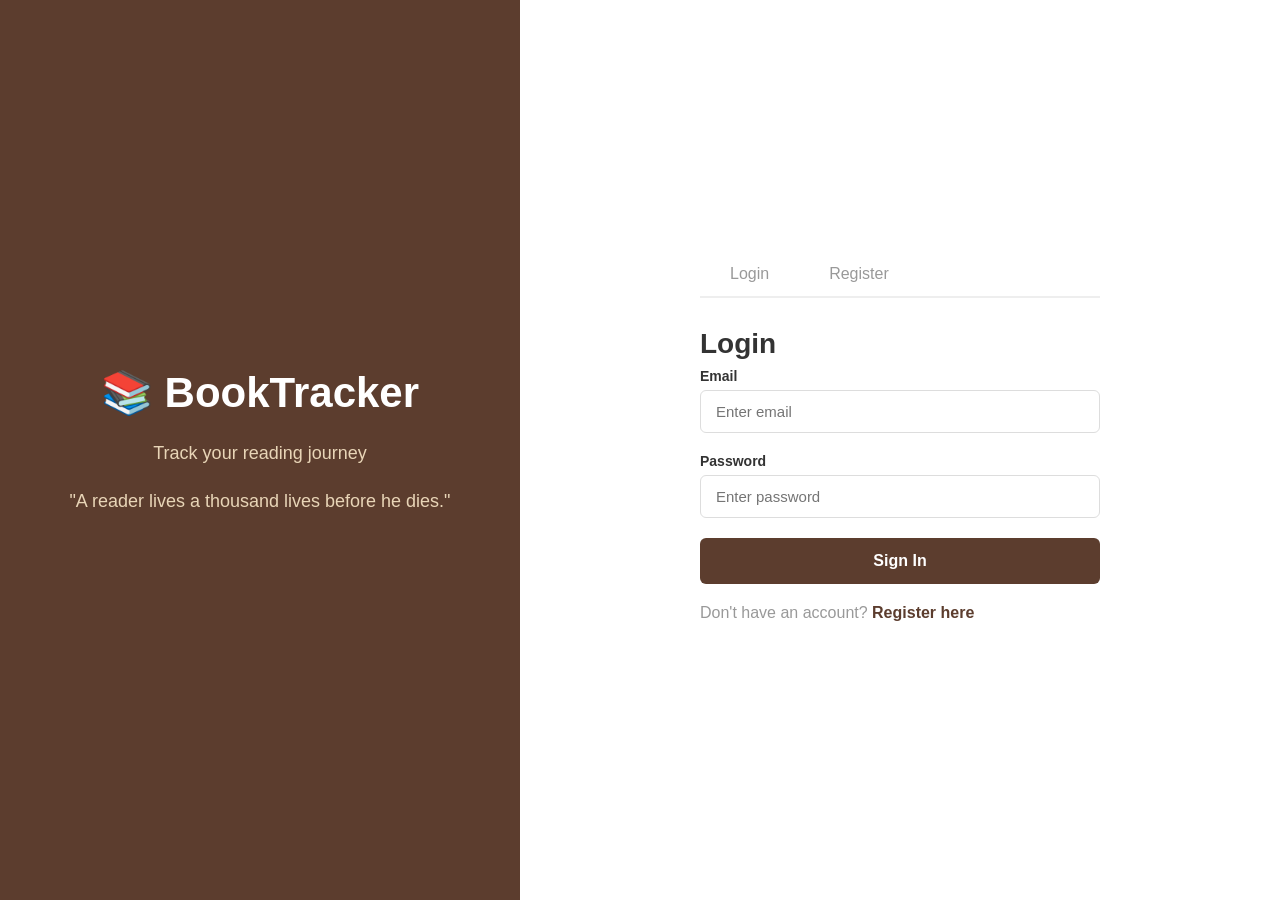
<file: index.html>
<!DOCTYPE html>
<html lang="en">
    <head>
        <meta charset="UTF-8">
        <meta name="viewport" content="width=device-width, initial-scale=1.0">
        <title>BookTracker-Login</title>
        <link rel="stylesheet" href="style.css">
    </head>
    <body>
        <div class="login-page">
            <div class="branding">
                <h1>📚 BookTracker</h1>
                <p>Track your reading journey</p>
                <p>"A reader lives a thousand lives before he dies."</p>
            </div>
            <div class="forms">
                <div class="forms-inner">
                <div class="tabs">
                <button class="tab">Login</button>
                <button class="tab">Register</button>
                </div>
                <form class="login-form">
                    <h2>Login</h2>
                    <label>Email</label>
                    <input type="email" placeholder="Enter email" required>

                    <label>Password</label>
                    <input type="password" placeholder="Enter password" required minlength="6">

                    <button type="submit">Sign In</button>

                    <p>Don't have an account? <a href="#">Register here</a></p>
                </form>
                <form class="register-form">
                    <h2>Register</h2>
                    <label>Name</label>
                    <input type="text" placeholder="Enter name" required>

                    <label>Email</label>
                    <input type="email" placeholder="Enter email" required>

                    <label>Password</label>
                    <input type="password" placeholder="Enter password" required minlength="6">

                    <label>Confirm Password</label>
                    <input type="password" placeholder="Confirm password" required>

                    <button type="submit">Create Account</button>

                    <p>Already have an account? <a href="#">Login here</a></p>
                </form>
                </div>



            </div>
        </div>
    </body>
</html>
</file>
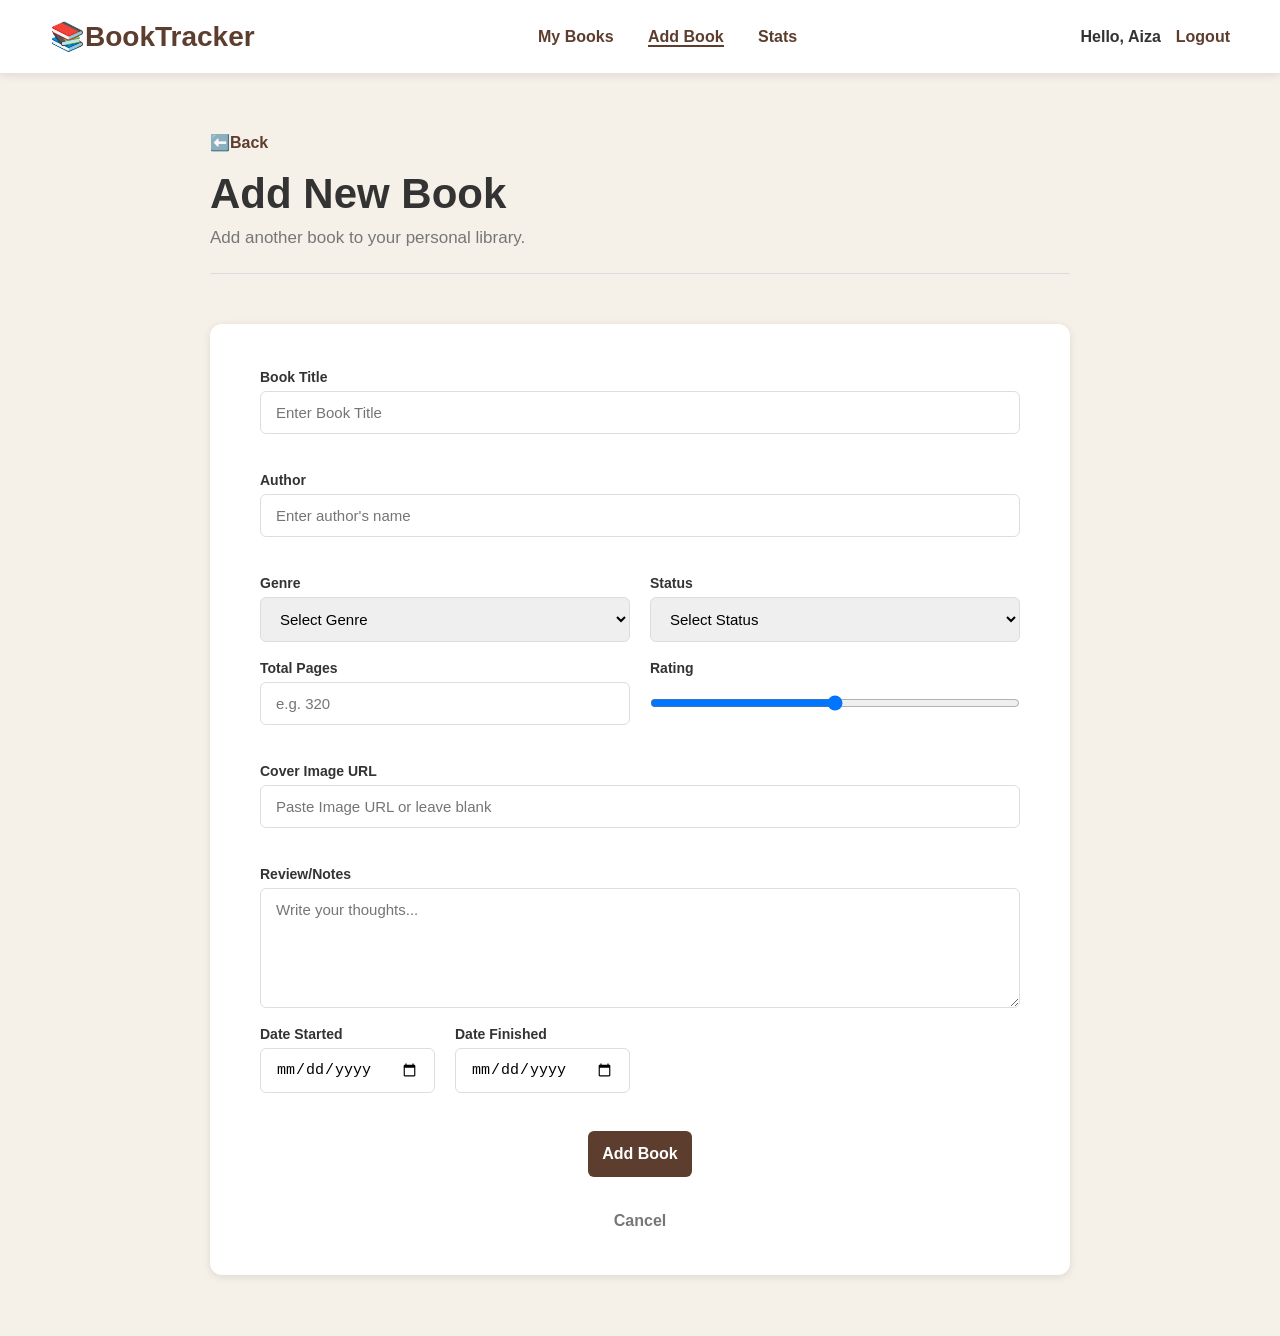
<file: add-book.html>
<!DOCTYPE html>
<html lang="en">
    <head>
        <meta charset="UTF-8">
        <meta name="viewport" content="width=device-width, initial-scale=1.0">
        <title>BookTracker-Add New Book</title>
        <link rel="stylesheet" href="style.css">
    </head>
    <body>
        <nav>
        <div class="logo">
            <a href="index.html">📚BookTracker</a>
        </div>

        <div class="links">
            <a href="books.html" >My Books</a>
            <a href="add-book.html" class="active">Add Book</a>
            <a href="#">Stats</a>
        </div>

        <div class="username">
            <span>Hello, Aiza</span>
            <a href="index.html">Logout</a>

        </div>
    </nav>
    <main>
        <div class="add-header">
            <a href="books.html" class="back-link"> ⬅️Back</a>
            <h1>Add New Book</h1>
            <p>Add another book to your personal library.</p>
            
        </div>
        <div class="form-card">
            <form>
                <div class="form-group">
                <label>Book Title</label>
                <input type="text" placeholder="Enter Book Title" required>
                </div>

                <div class="form-group">
                <label>Author</label>
                <input type="text" placeholder="Enter author's name" required>
                </div>

                <div class="form-row">


                <div class="form-group">
                <label>Genre</label>
                <select required>
                    <option value="">Select Genre</option>
                    <option>Fiction</option>
                    <option>Non-Fiction</option>
                    <option>Self Help</option>
                    <option>Fantasy</option>
                    <option>Science</option>
                    <option>Biography</option>
                    <option>Other</option>
                </select>
                </div>

                <div class="form-group">
                <label>Status</label>
                <select required>
                    <option value="">Select Status</option>
                    <option>Want to Read</option>
                    <option>Currently Reading</option>
                    <option>Finished</option>
                </select>
                </div>

                </div>

                <div class="form-row">

                <div class="form-group">
                <label>Total Pages</label>
                <input type="number" placeholder="e.g. 320">
                </div>

                <div class="form-group">
                <label>Rating</label>
                <input type="range" min="1" max="5">
                </div>

                </div>

                <div class="form-group">
                <label>Cover Image URL</label>
                <input type="url" placeholder="Paste Image URL or leave blank">
                </div>

                <div class="form-group">
                <label>Review/Notes</label>
                <textarea placeholder="Write your thoughts..."></textarea>
                </div>

                <div class="date-grid">

                <div class="form-row">

                <div class="form-group">
                <label>Date Started</label>
                <input type="date">
                </div>

                <div class="form-group">
                <label>Date Finished</label>
                <input type="date">
                </div>

                </div>
                </div>

                <div class="form-actions">
                
                <button type="submit">Add Book</button>
                

                
                <a href="books.html">Cancel</a>
                
                </div>
                



            </form>
        </div>

    </main>
    </body>
</html>
</file>
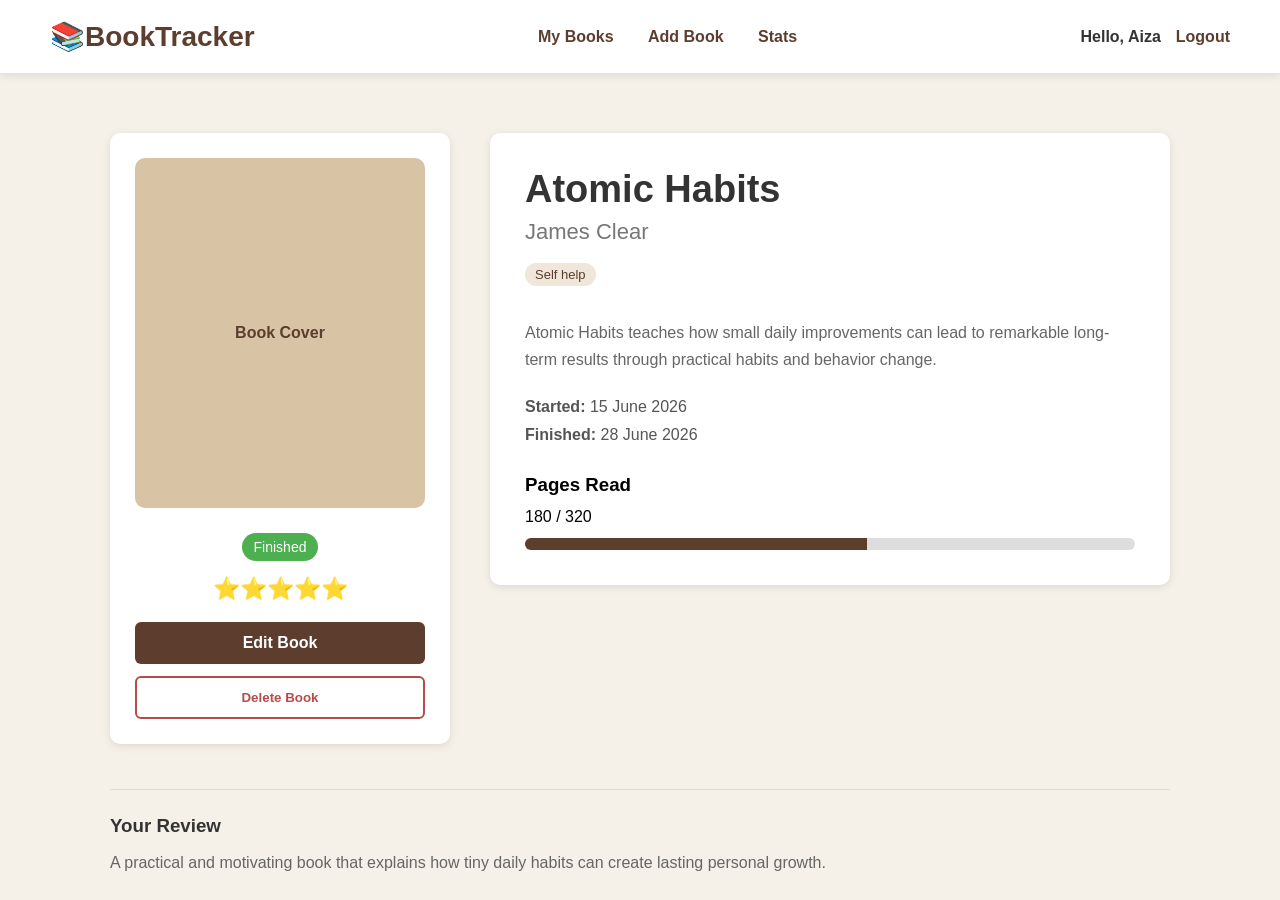
<file: book-detail.html>
<!DOCTYPE html>
<html lang="en">
    <head>
        <meta charset="UTF-8">
        <meta name="viewport" content="width=device-width, initial-scale=1.0">
        <title>BookTracker- Book Details</title>
        <link rel="stylesheet" href="style.css">
    </head>
    <body>
        <nav>
        <div class="logo">
            <a href="index.html">📚BookTracker</a>
        </div>

        <div class="links">
            <a href="books.html">My Books</a>
            <a href="add-book.html" >Add Book</a>
            <a href="#">Stats</a>
        </div>

        <div class="username">
            <span>Hello, Aiza</span>
            <a href="index.html">Logout</a>

        </div>
    </nav>
    <main class="book-detail-page">
        <div class="book-detail">
            <div class="book-sidebar">
                <div class="book-cover"> 
                    <span>Book Cover</span>
                </div>
                <span class="status finished">Finished</span>
                <p class="rating">⭐⭐⭐⭐⭐</p>
                <div class="book-buttons">
                    <a href="#">Edit Book</a>
                    <button>Delete Book</button>
                    
                </div>


            </div>

        
        <div class="book-content">
            <h1>Atomic Habits</h1>
            <p class="author">James Clear</p>
            <span class="genre">Self help</span>
            <p class="description">Atomic Habits teaches how small daily improvements can lead to remarkable long-term results through practical habits and behavior change.</p>
            <div class="reading-dates">
                <p><strong>Started:</strong> 15 June 2026</p>
                <p><strong>Finished:</strong> 28 June 2026</p>
            </div>
            <div class="progress-section">
                <h3>Pages Read</h3>
                <p>180 / 320</p>
                <div class="progress-bar">
                    <div class="progress-fill">

                    </div>
                </div>
            </div>
        </div>
        </div>
            <div class="review-section">
                <h3>Your Review</h3>
                <p class="review-text">A practical and motivating book that explains how tiny daily habits can create lasting personal growth.</p>
            </div>
       

    </main>
    </body>
</html>
</file>
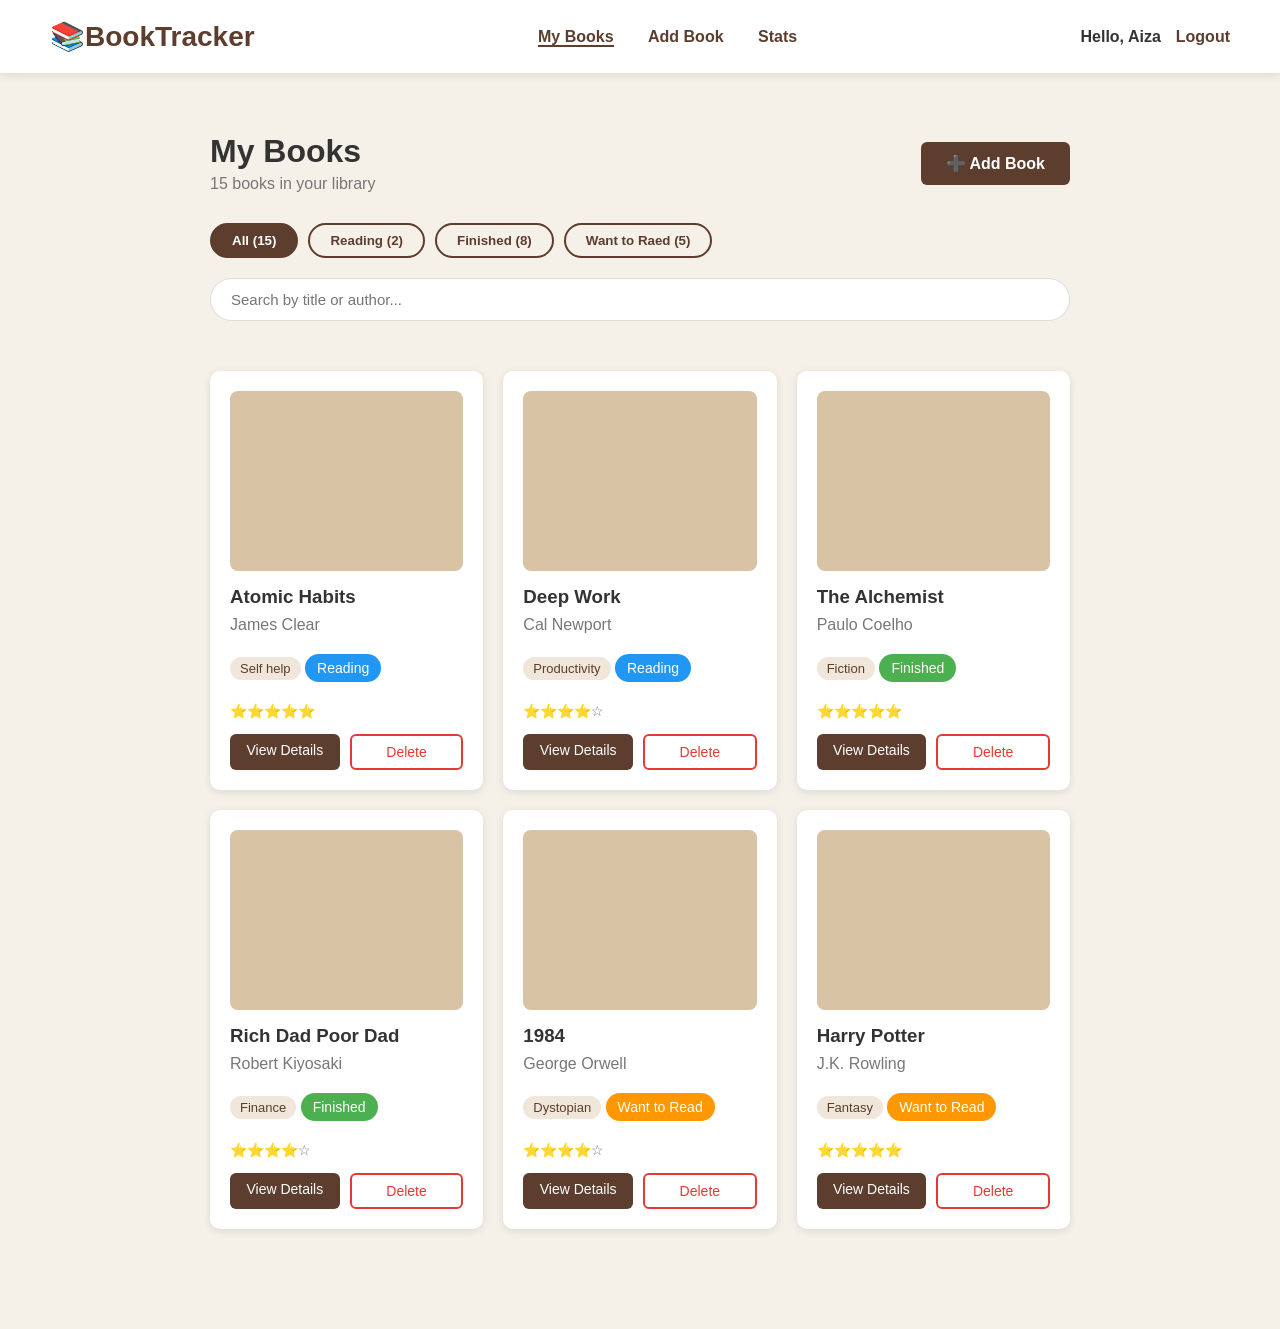
<file: books.html>
<!DOCTYPE html>
<html lang="en">
    <head>
        <meta charset="UTF-8">
        <meta name="viewport" content="width=device-width, initial-scale=1.0">
        <title>BookTracker-My Books</title>
        <link rel="stylesheet" href="style.css">
    </head>
    <body>
        <nav>
        <div class="logo">
            <a href="index.html">📚BookTracker</a>
        </div>

        <div class="links">
            <a href="books.html" class="active">My Books</a>
            <a href="add-book.html">Add Book</a>
            <a href="#">Stats</a>
        </div>

        <div class="username">
            <span>Hello, Aiza</span>
            <a href="index.html">Logout</a>

        </div>
    </nav>
    <main>
    <div class="page-header">
        <div class="heading">
            <h1>My Books</h1>
            <p>15 books in your library</p>
            </div>
            <a href="add-book.html" class="btn-add">➕ Add Book</a>   
    </div>
    <div class="filter-tabs">
        <button class="filter-tab active">All (15)</button>
        <button class="filter-tab">Reading (2)</button>
        <button class="filter-tab">Finished (8)</button>
        <button class="filter-tab">Want to Raed (5)</button>

    </div>
    <div class="search-bar">
        <input type="text" placeholder="Search by title or author...">
    </div>

    <div class="books-grid">
    <div class="book-card">
        <div class="book-cover"></div>
             <div class="book-info">
                <h3>Atomic Habits</h3>
                <p>James Clear</p>
                <span class="genre">Self help</span>
                <span class="status reading">Reading</span>
                <p class="rating">⭐⭐⭐⭐⭐</p>
            </div>
            <div class="book-actions">
                <a href="book-detail.html">View Details</a>
                <button>Delete</button>
            </div>
    </div>        

    <div class="book-card">
        <div class="book-cover"></div>
            <div class="book-info">
                <h3>Deep Work </h3>
                <p>Cal Newport</p>
                <span class="genre"> Productivity </span>
                <span class="status reading">Reading</span>
                <p class="rating">⭐⭐⭐⭐☆</p>
            </div>
            <div class="book-actions">
                <a href="book-detail.html">View Details</a>
                <button>Delete</button>
            </div>
    </div>

    <div class="book-card">
        <div class="book-cover"></div>        
             <div class="book-info">
                <h3>The Alchemist</h3>
                <p>Paulo Coelho</p>
                <span class="genre">Fiction </span>
                <span class="status finished"> Finished</span>
                <p class="rating">⭐⭐⭐⭐⭐</p>
            </div>
            <div class="book-actions">
                <a href="book-detail.html">View Details</a>
                <button>Delete</button>
            </div>
    </div>

    <div class="book-card">
        <div class="book-cover"></div>       
             <div class="book-info">
                <h3>Rich Dad Poor Dad</h3>
                <p>Robert Kiyosaki</p>
                <span class="genre"> Finance</span>
                <span class="status finished">Finished</span>
                <p class="rating">⭐⭐⭐⭐☆</p>
            </div>
            <div class="book-actions">
                <a href="book-detail.html">View Details</a>
                <button>Delete</button>
            </div>
    </div>

    <div class="book-card">
        <div class="book-cover"></div>        
             <div class="book-info">
                <h3>1984 </h3>
                <p> George Orwell</p>
                <span class="genre"> Dystopian </span>
                <span class="status want">Want to Read</span>
                <p class="rating">⭐⭐⭐⭐☆</p>
            </div>
            <div class="book-actions">
                <a href="book-detail.html">View Details</a>
                <button>Delete</button>
            </div>
    </div>

    <div class="book-card">
        <div class="book-cover"></div>
            <div class="book-info">
                <h3>Harry Potter </h3>
                <p> J.K. Rowling</p>
                <span class="genre">Fantasy</span>
                <span class="status want">Want to Read</span>
                <p class="rating">⭐⭐⭐⭐⭐</p>
            </div>
            <div class="book-actions">
                <a href="book-detail.html">View Details</a>
                <button>Delete</button>
            </div>
    </div>
        
    </div>
    </main>

    </body>
</html>
</file>
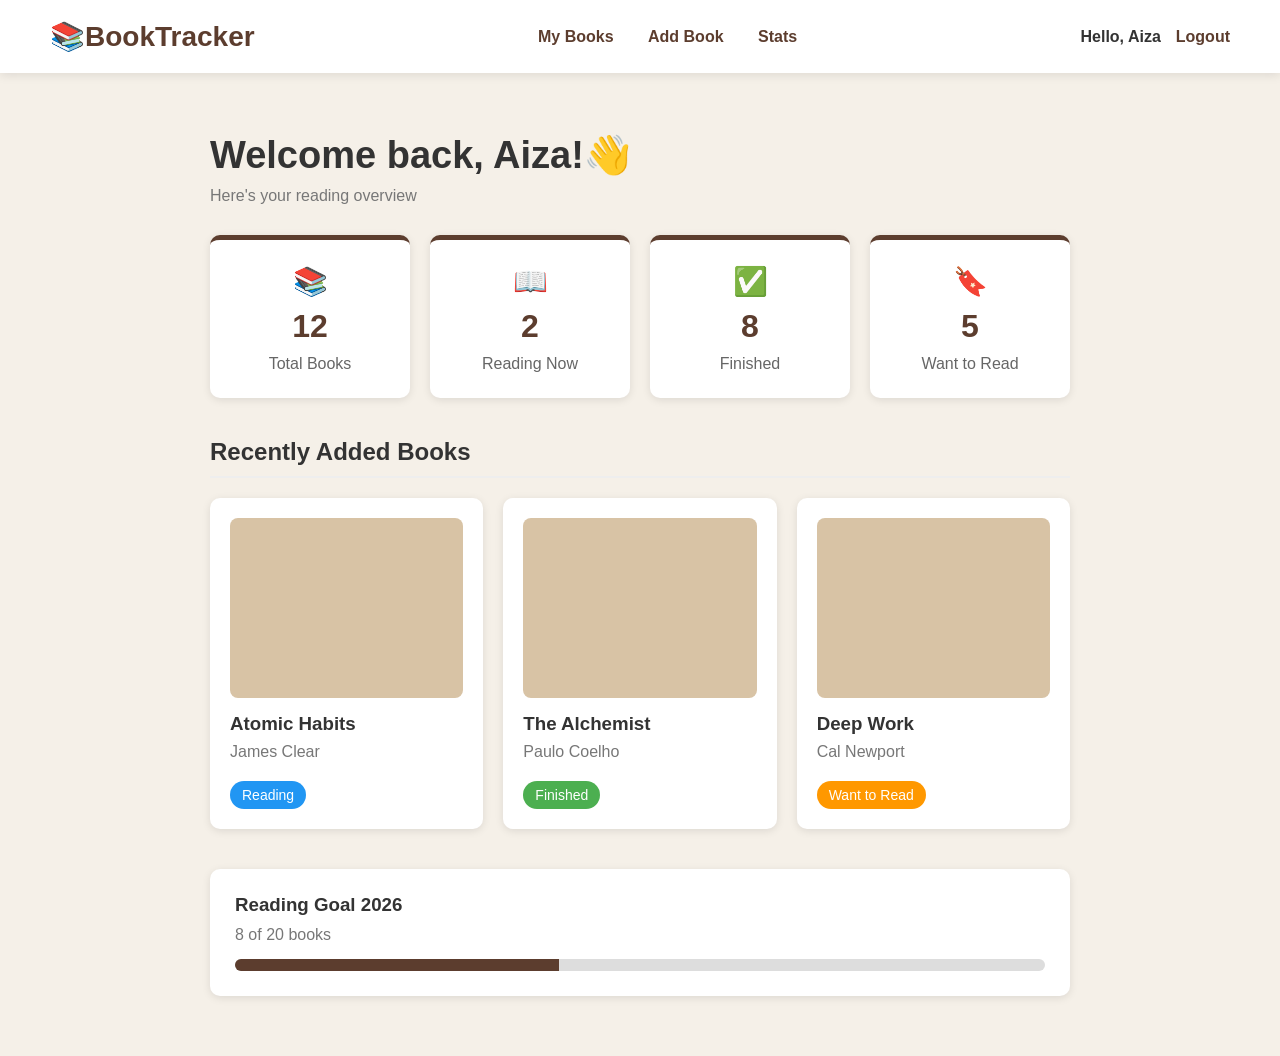
<file: dashboard.html>
<!DOCTYPE html>
<html lang="en">
    <head>
        <meta charset="UTF-8">
        <meta name="viewport" content="width=device-width, initial-scale=1.0">
        <title>BookTracker-Dashboard</title>
        <link rel="stylesheet" href="style.css">
    </head>
    <body>
    <nav>
        <div class="logo">
            <a href="index.html">📚BookTracker</a>
        </div>

        <div class="links">
            <a href="books.html">My Books</a>
            <a href="add-book.html">Add Book</a>
            <a href="#">Stats</a>
        </div>

        <div class="username">
            <span>Hello, Aiza</span>
            <a href="index.html">Logout</a>

        </div>
    </nav>
    <main>
        <h1>Welcome back, Aiza!<span>👋</span></h1>
        <p>Here's your reading overview</p>

        <div class="stats-grid">

            <div class="stat-card">
                <span>📚</span>
                <h2>12</h2>
                <p>Total Books</p>
            </div>

            <div class="stat-card">
                <span>📖</span>
                <h2>2</h2>
                <p>Reading Now</p>
            </div>

            <div class="stat-card">
                <span>✅</span>
                <h2>8</h2>
                <p>Finished</p>
            </div>

            <div class="stat-card">
                <span>🔖</span>
                <h2>5</h2>
                <p>Want to Read</p>
            </div>
        </div>
        <div class="recent-books">
            <h2>Recently Added Books</h2>

            <div class="books-grid">

            <div class="book-card">
                <div class="book-cover"></div>
                    <h3>Atomic Habits</h3>
                    <p>James Clear</p>
                    <span class="status reading">Reading</span>    
            </div>
            
            <div class="book-card">
                <div class="book-cover"></div>
                    <h3>The Alchemist</h3>
                    <p>Paulo Coelho</p>
                    <span class="status finished">Finished</span>               
            </div>

            <div class="book-card">   
                <div class="book-cover"></div>
                    <h3>Deep Work</h3>
                    <p>Cal Newport</p>
                    <span class="status want">Want to Read</span>               
            </div>
            </div>
        </div>    

            <div class="goal-section">
                <h3>Reading Goal 2026</h3>
                <p>8 of 20 books</p>
                <div class="progress-bar">
                    <div class="progress-fill"></div>
                </div>

            </div>

        

    </main>
    </body>
</html>
</file>
<file: style.css>
*{
    margin: 0px;
    padding: 0px;
    box-sizing: border-box;
}
body{
    font-family: Arial, Helvetica, sans-serif;
    background-color: #f5f0e8;
    min-height: 100vh;
}
.login-page{
    display: flex;
    min-height: 100vh;
}
.branding{
    flex: 1;
    background-color: #5c3d2e;
    color: white;
    display: flex;
    flex-direction: column;
    justify-content: center;
    text-align: center;
    padding: 60px 40px;
}
.branding h1{
    font-size: 42px;
    margin-bottom: 20px;

}
.branding p{
    font-size: 18px;
    color: #e8d5b7;
    margin-bottom: 15px;
    line-height: 1.8;
}
.forms{
    flex: 1.5;
    background-color: white;
    display: flex;
    flex-direction: column;
    justify-content: center;
    padding: 60px 50px;
    align-items: center;
}
.forms-inner{
    width: 100%;
    max-width: 400px;
}
.tabs{
    display: flex;
    margin-bottom: 30px;
    border-bottom: 2px solid #eeeeee;
}
.tab{
    background: none;
    border: none;
    padding: 12px 30px;
    font-size: 16px;
    cursor: pointer;
    color: #999999;
    border-bottom: 3px solid transparent;
    margin-bottom: -2px;
    transition: all 0.3s ease;
}
.tab:hover{
    color: #5c3d2e;
}
.tab.active{
    color:#5c3d2e;
    border-bottom: 3px solid #5c3d2e;
    font-weight: bold;
}
.login-form,
.register-form{
    display: flex;
    flex-direction: column;
}
.register-form{
    display: none;
}

.login-form h2,
.register-form h2{
    font-size: 28px;
    color: #333333;
    margin-bottom: 8px;
}

.login-form p,
.register-form p{
    color: #999999;
    margin-bottom: 25px;
}

label{
    font-weight: 600;
    color: #333333;
    margin-bottom: 6px;
    font-size: 14px;
}

input {
    padding: 12px 15px;
    border: 1px solid #dddddd;
    border-radius: 6px;
    font-size: 15px;
    margin-bottom: 20px;
    transition: border 0.3s ease;
}

input:focus {
    outline: none;
    border-color: #5c3d2e;
}

button[type="submit"] {
    background-color: #5c3d2e;
    color: white;
    padding: 14px;
    border: none;
    border-radius: 6px;
    font-size: 16px;
    font-weight: bold;
    cursor: pointer;
    transition: background-color 0.3s ease;
    margin-bottom: 20px;
}

button[type="submit"]:hover {
    background-color: #3e2723;
}

.login-form p a,
.register-form p a {
    color: #5c3d2e;
    text-decoration: none;
    font-weight: bold;
}

.login-form p a:hover,
.register-form p a:hover {
    text-decoration: underline;
}

nav{
    background-color: white;
    display: flex;
    justify-content: space-between;
    align-items: center;
    padding: 20px 50px;
    box-shadow: 0 2px 10px rgba(0,0,0,0.1);

}
.logo a {
    text-decoration: none;
    color: #5c3d2e;
    font-size: 28px;
    font-weight: bold;
    transition: color 0.3s ease;
}
.logo a:hover{
    color:#3e2723;
}
main h1{
    font-size: 38px;
    color: #333;
    margin-bottom: 10px;
}
main > p{
    color: #777;
    margin-bottom: 30px;
}
.stats-grid{
    display: grid;
    grid-template-columns: repeat(4,1fr);
    gap: 20px;
    margin-bottom: 40px;
}
.stat-card {
    background-color: white;
    padding: 25px;
    border-radius: 10px;
    text-align: center;
    border-top: 5px solid #5c3d2e;
    box-shadow: 0 2px 8px rgba(0, 0, 0, 0.1);
    transition: transform 0.3s ease;
}
.stat-card span{
    font-size: 28px;
}

.stat-card h2{
    font-size: 32px;
    color:#5c3d2e;
    margin:10px 0;
}

.stat-card p{
    color:#666;
    margin:0;
}
.stat-card:hover{
    transform: translateY(-5px);
}

.books-grid{
    display: grid;
    grid-template-columns: repeat(3,1fr);
    gap:20px;
    margin-top:20px;
    margin-bottom:40px;
}

.book-card{
    background-color:white;
    border-radius:10px;
    padding:20px;
    box-shadow:0 2px 8px rgba(0,0,0,0.1);
    transition:transform 0.3s ease;
}

.book-card:hover{
    transform: translateY(-5px);
}

.book-cover{
    height:180px;
    background-color:#d8c3a5;
    border-radius:8px;
    margin-bottom:15px;
}

.book-card h3{
    color:#333;
    margin-bottom:8px;
}

.book-card p{
    color:#777;
    margin-bottom:15px;
}

.status{
    display:inline-block;
    background-color:#5c3d2e;
    color:white;
    padding:6px 12px;
    border-radius:20px;
    font-size:14px;
    margin-top: 5px;
}

.goal-section{
    background-color: white;
    padding: 25px;
    border-radius: 10px;
    box-shadow: 0 2px 8px rgba(0,0,0,.1);
}
.goal-section h3{
    margin-bottom: 10px;
    color: #333;
}

.goal-section p{
    margin-bottom: 15px;
    color: #777;
}

.progress-bar{
    width: 100%;
    height: 12px;
    background-color: #ddd;
    border-radius: 20px;
    overflow: hidden;
}

.goal-section .progress-fill{
    width: 40%;
    height: 100%;
    background-color: #5c3d2e;
}

.links a{
    text-decoration: none;
    color: #5c3d2e;
    margin: 0 15px;
    font-weight: bold;
}

.links a:hover{
    color: #3e2723;
}

.links a.active{
    color: #5c3d2e;
    border-bottom: 2px solid #5c3d2e;
}
.username{
    display: flex;
    align-items: center;
    gap: 15px;
}

.username span{
    color: #333;
    font-weight: bold;
}

.username a{
    text-decoration: none;
    color: #5c3d2e;
    font-weight: bold;
}

.username a:hover{
    color: #3e2723;
}
.status.reading {
    background-color: #2196F3;
}
.status.finished {
    background-color: #4CAF50;
}
.status.want {
    background-color: #FF9800;
}

.recent-books h2 {
    font-size: 24px;
    color: #333;
    margin-bottom: 20px;
    padding-bottom: 10px;
    border-bottom: 2px solid #eeeeee;
}

/*My Books Page*/
.page-header{
    display: flex;
    justify-content: space-between;
    align-items: center;
    margin-bottom: 30px;
}
.page-header h1{
    font-size: 32px;
    color: #333;
    margin-bottom: 5px;
}
.page-header p{
    color: #777;
}

.btn-add{
    background-color: #5c3d2e;
    color: white;
    padding: 12px 25px;
    border-radius: 6px;
    text-decoration: none;
    font-weight: bold;
    transition: background-color 0.3s ease;
}
.btn-add:hover {
    background-color: #3e2723;
}

.filter-tabs {
    display: flex;
    gap: 10px;
    margin-bottom: 20px;
}

.filter-tab {
    background: none;
    border: 2px solid #5c3d2e;
    color: #5c3d2e;
    padding: 8px 20px;
    border-radius: 20px;
    cursor: pointer;
    font-weight: bold;
    transition: all 0.3s ease;
}

.filter-tab:hover {
    background-color: #5c3d2e;
    color: white;
}

.filter-tab.active {
    background-color: #5c3d2e;
    color: white;
}
.search-bar {
    margin-bottom: 30px;
}

.search-bar input {
    width: 100%;
    padding: 12px 20px;
    border: 1px solid #dddddd;
    border-radius: 25px;
    font-size: 15px;
    outline: none;
    transition: border 0.3s ease;
}
.search-bar input:focus {
    border-color: #5c3d2e;
}

.book-actions {
    display: flex;
    gap: 10px;
    margin-top: 15px;
}

.book-actions a {
    flex: 1;
    text-align: center;
    padding: 8px;
    background-color: #5c3d2e;
    color: white;
    text-decoration: none;
    border-radius: 6px;
    font-size: 14px;
    transition: background-color 0.3s ease;
}

.book-actions a:hover {
    background-color: #3e2723;
}

.book-actions button {
    flex: 1;
    padding: 8px;
    background: none;
    border: 2px solid #e53935;
    color: #e53935;
    border-radius: 6px;
    cursor: pointer;
    font-size: 14px;
    transition: all 0.3s ease;
}

.book-actions button:hover {
    background-color: #e53935;
    color: white;
}

.genre {
    display: inline-block;
    background-color: #f0e6da;
    color: #5c3d2e;
    padding: 4px 10px;
    border-radius: 12px;
    font-size: 13px;
    margin-bottom: 8px;
}

main{
    max-width:900px;
    margin:40px auto;
    padding: 20px;
}

.form-card{
    background-color: white;
    max-width: 900px;
    margin: 0 auto;
    padding: 45px 50px;
    border-radius: 12px;
    box-shadow: 0 2px 8px rgba(0,0,0,0.1);
    transition:0.3s ease;
}

.form-card:hover{
    transform:translateY(-3px);
}

.form-card form{
    display:flex;
    flex-direction:column;
}

.form-group{
    display:flex;
    flex-direction:column;
    margin-bottom:18px;
}

select,
textarea{
    padding:12px 15px;
    border:1px solid #dddddd;
    border-radius:6px;
    font-size:15px;
    font-family:inherit;
}

select:focus,
textarea:focus{
    outline:none;
    border-color:#5c3d2e;
}

textarea{
    resize: vertical;
    min-height: 120px;
}

.date-grid{
    display:grid;
    grid-template-columns:1fr 1fr;
    gap:20px;
}
.form-actions{
    display:flex;
    flex-direction:column;
    align-items:center;
    gap:15px;
    

}

.form-actions a{
    text-decoration:none;
    color:#777;
    font-weight:bold;
}

.form-actions a:hover{
    color:#5c3d2e;
}

.add-header{
    max-width: 900px;
    margin-bottom:50px;
    padding-bottom:25px;
    border-bottom:1px solid #ddd;
}

.back-link{
    display:inline-block;
    text-decoration:none;
    color:#5c3d2e;
    font-weight:600;
    margin-bottom:18px;
    transition:color 0.3s ease;
}

.back-link:hover{
    color:#3f291f;
}

.add-header h1{
    font-size:42px;
    color:#333;
    margin-bottom:10px;
}

.add-header p{
    color:#777;
    font-size:17px;
    margin: 0px;
}

.form-row{
    display: grid;
    grid-template-columns: 1fr 1fr;
    gap: 20px;
}

/*  BOOK DETAIL PAGE */

.book-detail{
    display: grid;
    grid-template-columns: 1fr 2fr;
    gap: 40px;
    align-items: start;
}

.book-sidebar{
    background-color: white;
    
    padding: 25px;
    border-radius: 10px;
    box-shadow: 0 2px 8px rgba(0,0,0,0.1);
    text-align: center;
}

.book-sidebar .book-cover{
    height: 350px;
    background-color: #d8c3a5;
    border-radius: 10px;
    display: flex;
    justify-content: center;
    align-items: center;
    color: #5c3d2e;
    font-weight: bold;
    margin-bottom: 20px;
}
.book-card .rating {
    font-size: 14px;
}

.rating{
    font-size: 22px;
    margin: 15px 0;
}

.book-buttons{
    display: flex;
    flex-direction: column;
    gap: 12px;
    margin-top: 20px;
}

.book-buttons a{
    text-decoration: none;
    background-color: #5c3d2e;
    color: white;
    padding: 12px;
    border-radius: 6px;
    text-align: center;
    font-weight: bold;
    transition: background-color 0.3s ease;
}

.book-buttons a:hover{
    background-color: #3e2723;
}

.book-buttons button{
    padding: 12px;
    border: 2px solid #b84a4a;
    background: none;
    color: #b84a4a;
    border-radius: 6px;
    cursor: pointer;
    font-weight: bold;
    transition: all 0.3s ease;
}

.book-buttons button:hover{
    background-color: #b84a4a;
    color: white;
}

.book-content{
    background-color: white;
    padding: 35px;
    border-radius: 10px;
    box-shadow: 0 2px 8px rgba(0,0,0,0.1);
}
.book-content h1{
    font-size: 38px;
    color: #333;
    margin-bottom: 8px;
}

.book-content .author{
    font-size: 22px;
    color: #777;
    font-weight: normal;
    margin-bottom: 18px;
}

.description{
    margin: 25px 0;
    color: #666;
    line-height: 1.7;
}

.reading-dates{
    margin-top: 25px;
}

.reading-dates p{
    margin-bottom: 10px;
    color: #555;
}

.review-section{
    margin-top: 45px;
    padding-top: 25px;
    border-top: 1px solid #dddddd;
}

.review-section h3{
    margin-bottom: 12px;
    color: #333;
}

.review-text{
    color: #666;
    line-height: 1.8;
}


.progress-section{
    display: flex;
    flex-direction: column;
    gap: 12px;
    margin-top: 30px;
}
.book-detail-page{
    max-width: 1100px;
    margin: 40px auto;
}
.progress-section .progress-fill {
    width: 56%;
    height: 100%;
    background-color: #5c3d2e;
}
</file>
